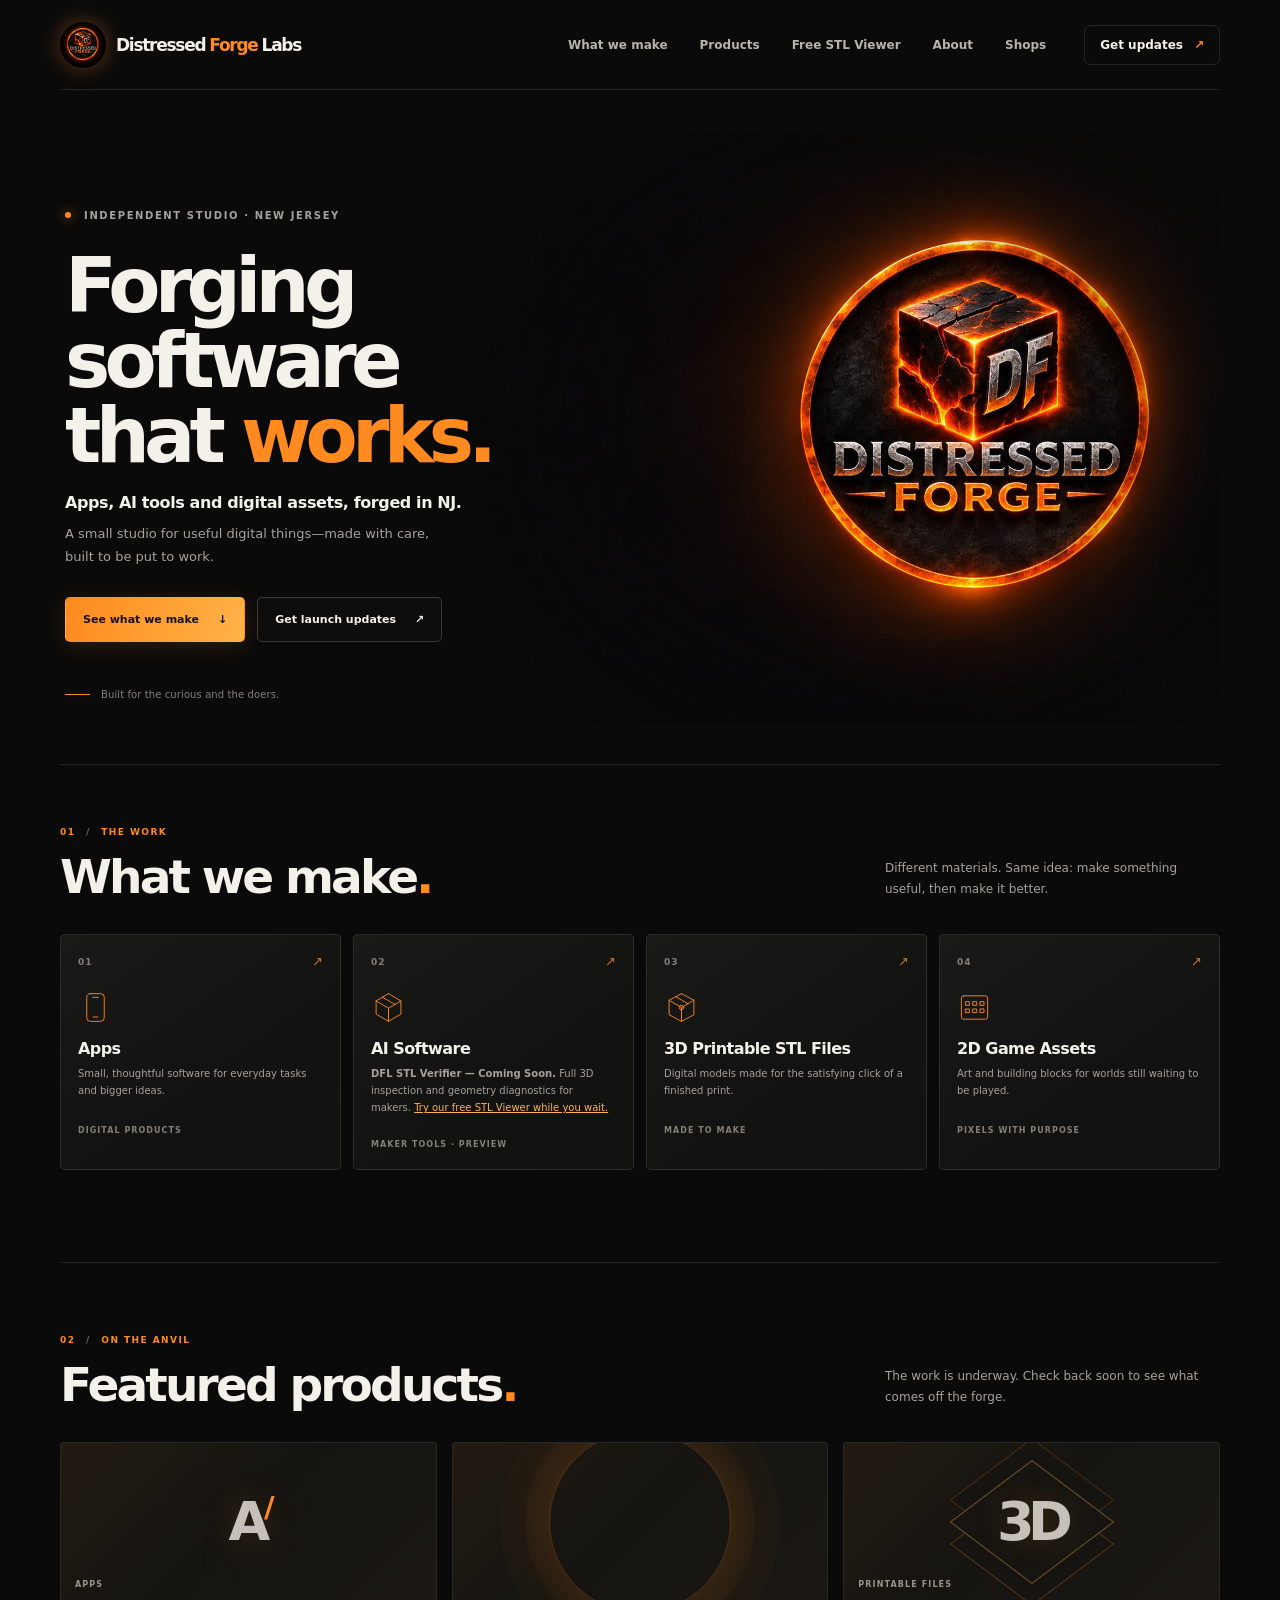
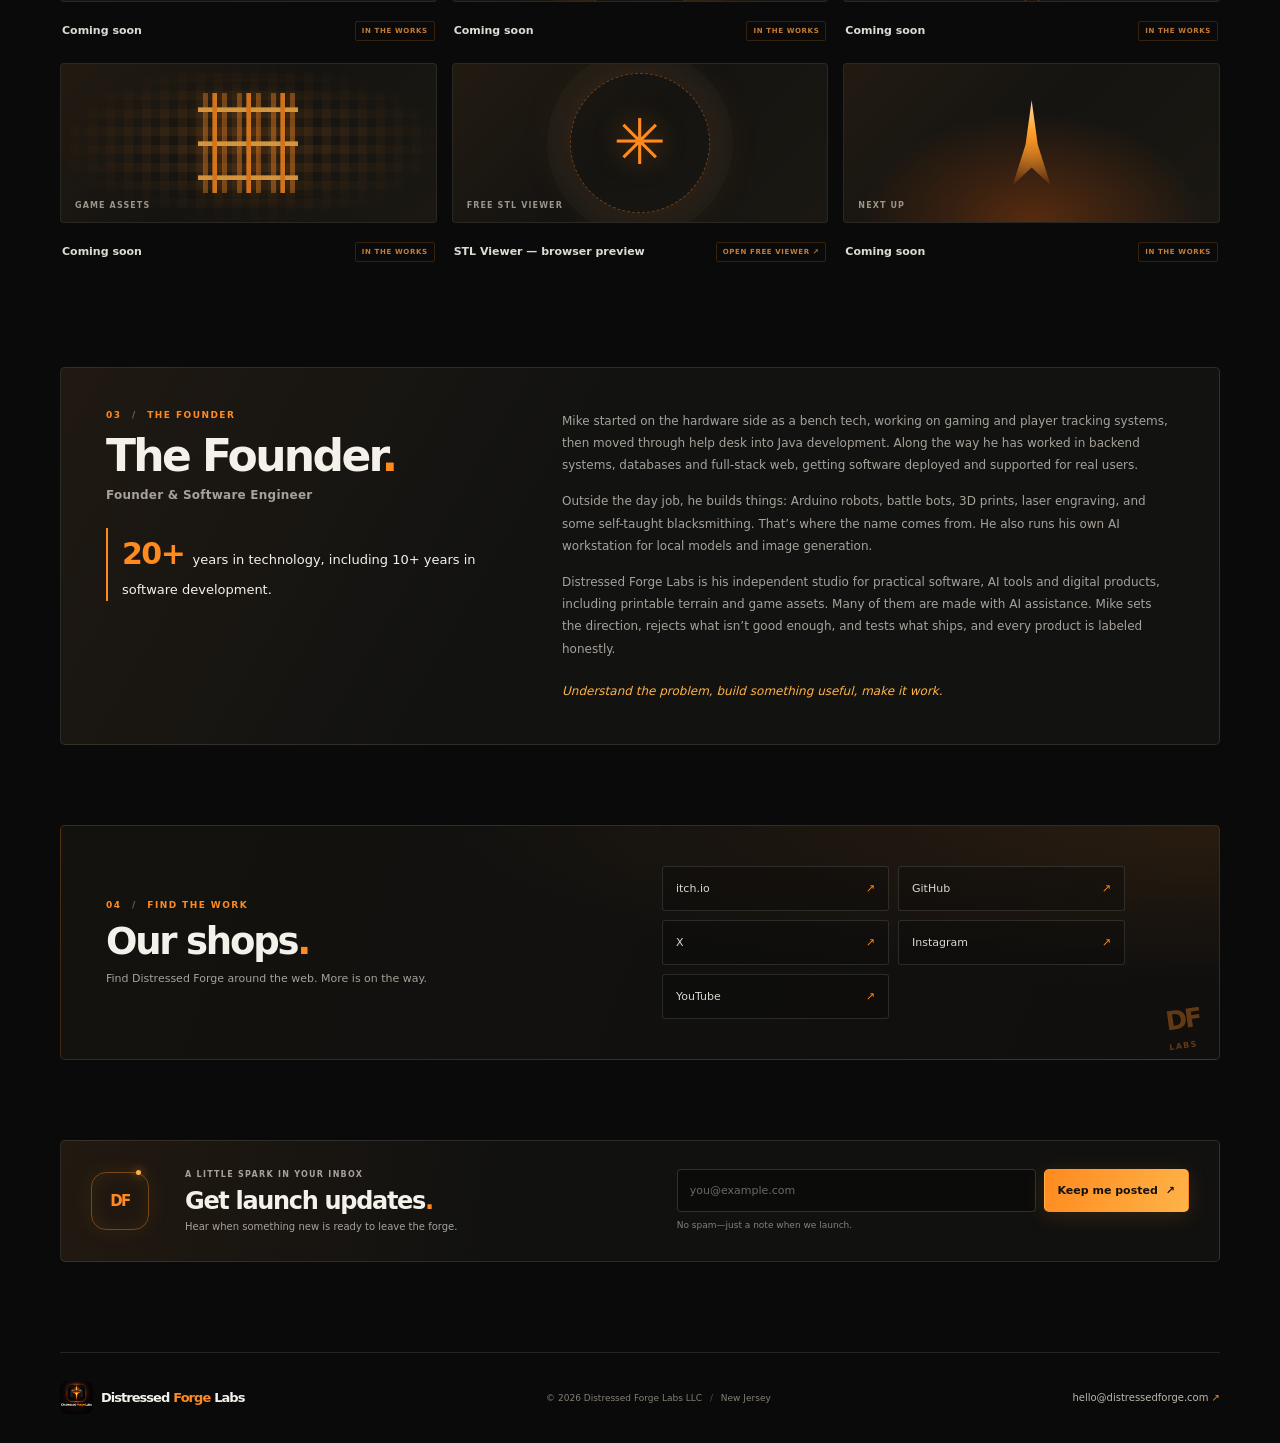
<file: index.html>
<!doctype html>
<html lang="en">
<head>
  <meta charset="utf-8">
  <meta name="viewport" content="width=device-width, initial-scale=1">
  <meta name="theme-color" content="#0a0a0a">
  <meta name="description" content="Distressed Forge Labs is an independent New Jersey studio forging apps, AI software, 3D-printable STL files, and 2D game assets.">
  <meta name="robots" content="index,follow">
  <link rel="canonical" href="https://distressedforge.com/">
  <link rel="icon" type="image/png" sizes="256x256" href="/assets/favicon.png">
  <link rel="apple-touch-icon" href="/assets/favicon.png">
  <meta property="og:type" content="website">
  <meta property="og:site_name" content="Distressed Forge Labs">
  <meta property="og:title" content="Distressed Forge Labs — Forging software that works.">
  <meta property="og:description" content="Apps, AI tools and digital assets, forged in NJ.">
  <meta property="og:url" content="https://distressedforge.com/">
  <meta property="og:image" content="https://distressedforge.com/assets/og-image.jpg">
  <meta property="og:image:alt" content="Distressed Forge Labs — Forging software that works.">
  <meta name="twitter:card" content="summary_large_image">
  <meta name="twitter:title" content="Distressed Forge Labs — Forging software that works.">
  <meta name="twitter:description" content="Apps, AI tools and digital assets, forged in NJ.">
  <meta name="twitter:image" content="https://distressedforge.com/assets/og-image.jpg">
  <title>Distressed Forge Labs — Forging software that works.</title>
  <link rel="preload" as="image" href="/assets/hero.jpg">
  <link rel="stylesheet" href="styles.css">
  <link rel="stylesheet" href="/assets/promo.css">
  <script src="script.js" defer></script>
</head>
<body>
  <div class="site-shell">
    <header class="site-header">
      <a class="brand" href="#home" aria-label="Distressed Forge Labs home">
        <img class="brand-mark" src="assets/brand-mark.jpg" alt="" width="46" height="46">
        <span class="wordmark"><span>Distressed</span><span class="wordmark-forge">Forge</span><span>Labs</span></span>
      </a>
      <nav class="main-nav" aria-label="Main navigation">
        <a href="#work">What we make</a>
        <a href="#products">Products</a>
        <a href="/tools/stl-viewer/">Free STL Viewer</a>
        <a href="#about">About</a>
        <a href="#shops">Shops</a>
      </nav>
      <a class="header-cta" href="#updates">Get updates <span aria-hidden="true">↗</span></a>
    </header>

    <main id="home">
      <section class="hero section-wrap" aria-labelledby="hero-title" role="img" aria-label="Distressed Forge Labs logo: a glowing cracked-lava cube marked DF inside an ember ring">
        <div class="hero-copy">
          <p class="eyebrow"><span class="status-dot"></span> Independent studio · New Jersey</p>
          <h1 id="hero-title">Forging software<br>that <span class="accent-text">works.</span></h1>
          <p class="hero-pitch">Apps, AI tools and digital assets, forged in NJ.</p>
          <p class="hero-description">A small studio for useful digital things—made with care, built to be put to work.</p>
          <div class="hero-actions">
            <a class="button button-primary" href="#work">See what we make <span aria-hidden="true">↓</span></a>
            <a class="button button-secondary" href="#updates">Get launch updates <span aria-hidden="true">↗</span></a>
          </div>
          <div class="hero-note"><span class="note-rule"></span><span>Built for the curious and the doers.</span></div>
        </div>
      </section>

      <section class="work-section section-wrap" id="work" aria-labelledby="work-title">
        <div class="section-heading">
          <div><p class="eyebrow section-index">01 <span>/</span> THE WORK</p><h2 id="work-title">What we make<span class="accent-text">.</span></h2></div>
          <p class="section-intro">Different materials. Same idea: make something useful, then make it better.</p>
        </div>
        <div class="work-grid">
          <article class="work-card">
            <div class="card-topline"><span class="card-index">01</span><span class="card-arrow" aria-hidden="true">↗</span></div>
            <div class="icon-wrap" aria-hidden="true"><svg viewBox="0 0 48 48"><rect x="12" y="5" width="24" height="38" rx="5"></rect><path d="M20 10h8M21 37h6"></path></svg></div>
            <h3>Apps</h3><p>Small, thoughtful software for everyday tasks and bigger ideas.</p><span class="card-label">DIGITAL PRODUCTS</span>
          </article>
          <article class="work-card">
            <div class="card-topline"><span class="card-index">02</span><span class="card-arrow" aria-hidden="true">↗</span></div>
            <div class="icon-wrap" aria-hidden="true"><svg viewBox="0 0 48 48"><path d="M24 5 7 15v18l17 10 17-10V15L24 5Z"></path><path d="m7 15 17 10 17-10M24 25v18M16 10l17 10"></path></svg></div>
            <h3><a class="card-link" href="/products/stl-verifier/">AI Software</a></h3><p><strong>DFL STL Verifier — Coming Soon.</strong> Full 3D inspection and geometry diagnostics for makers. <a class="inner-link" href="/tools/stl-viewer/" style="color:#ffb347;text-decoration:underline">Try our free STL Viewer while you wait.</a></p><span class="card-label">MAKER TOOLS · PREVIEW</span>
          </article>
          <article class="work-card">
            <div class="card-topline"><span class="card-index">03</span><span class="card-arrow" aria-hidden="true">↗</span></div>
            <div class="icon-wrap" aria-hidden="true"><svg viewBox="0 0 48 48"><path d="m24 5 17 9v20l-17 9L7 34V14l17-9Z"></path><path d="m7 14 17 10 17-10M24 24v19M16 9l17 10"></path><circle cx="24" cy="24" r="3"></circle></svg></div>
            <h3>3D Printable STL Files</h3><p>Digital models made for the satisfying click of a finished print.</p><span class="card-label">MADE TO MAKE</span>
          </article>
          <article class="work-card">
            <div class="card-topline"><span class="card-index">04</span><span class="card-arrow" aria-hidden="true">↗</span></div>
            <div class="icon-wrap" aria-hidden="true"><svg viewBox="0 0 48 48"><rect x="6" y="8" width="36" height="32" rx="3"></rect><path d="M12 16h5v5h-5zM22 16h5v5h-5zM32 16h5v5h-5zM12 26h5v5h-5zM22 26h5v5h-5zM32 26h5v5h-5z"></path></svg></div>
            <h3>2D Game Assets</h3><p>Art and building blocks for worlds still waiting to be played.</p><span class="card-label">PIXELS WITH PURPOSE</span>
          </article>
        </div>
      </section>

      <section class="products-section section-wrap" id="products" aria-labelledby="products-title">
        <div class="section-heading">
          <div><p class="eyebrow section-index">02 <span>/</span> ON THE ANVIL</p><h2 id="products-title">Featured products<span class="accent-text">.</span></h2></div>
          <p class="section-intro">The work is underway. Check back soon to see what comes off the forge.</p>
        </div>
        <div class="product-grid">
          <article class="product-card"><div class="product-art art-apps"><span class="art-glyph">A<span>/</span></span><span class="product-type">APPS</span></div><div class="product-meta"><h3>Coming soon</h3><span class="soon-badge">IN THE WORKS</span></div></article>
          <article class="product-card"><a class="ai-carousel-link" href="/products/stl-verifier/" aria-label="DFL STL Verifier, coming soon. Open product page"><div class="product-art art-ai ai-carousel"><span class="slide s0"><span class="art-glyph">AI<span>✳</span></span><span class="product-type">AI SOFTWARE</span></span><span class="slide s1"><img src="/assets/promo/stl-verifier-1.webp" alt="DFL STL Verifier screenshot 1" loading="lazy"><span class="product-type">DFL STL VERIFIER</span></span><span class="slide s2"><img src="/assets/promo/stl-verifier-2.webp" alt="DFL STL Verifier screenshot 2" loading="lazy"><span class="product-type">DFL STL VERIFIER</span></span><span class="slide s3"><img src="/assets/promo/stl-verifier-3.webp" alt="DFL STL Verifier screenshot 3" loading="lazy"><span class="product-type">DFL STL VERIFIER</span></span></div><div class="product-meta"><h3>Coming soon</h3><span class="soon-badge">IN THE WORKS</span></div></a></article>
          <article class="product-card"><div class="product-art art-stl"><span class="art-glyph">3D</span><span class="product-type">PRINTABLE FILES</span></div><div class="product-meta"><h3>Coming soon</h3><span class="soon-badge">IN THE WORKS</span></div></article>
          <article class="product-card"><div class="product-art art-pixels"><span class="pixel-grid" aria-hidden="true"></span><span class="product-type">GAME ASSETS</span></div><div class="product-meta"><h3>Coming soon</h3><span class="soon-badge">IN THE WORKS</span></div></article>
          <article class="product-card"><a href="/tools/stl-viewer/" aria-label="Open our free STL viewer"><div class="product-art art-tools"><span class="tool-orbit" aria-hidden="true">✳</span><span class="product-type">FREE STL VIEWER</span></div><div class="product-meta"><h3>STL Viewer — browser preview</h3><span class="soon-badge">OPEN FREE VIEWER ↗</span></div></a></article>
          <article class="product-card"><div class="product-art art-forge"><span class="forge-flare" aria-hidden="true"></span><span class="product-type">NEXT UP</span></div><div class="product-meta"><h3>Coming soon</h3><span class="soon-badge">IN THE WORKS</span></div></article>
        </div>
      </section>

      <section class="about-section section-wrap" id="about" aria-labelledby="about-title">
        <div class="about-panel">
          <div class="about-head">
            <p class="eyebrow section-index">03 <span>/</span> THE FOUNDER</p>
            <h2 id="about-title">The Founder<span class="accent-text">.</span></h2>
            <p class="about-role">Founder &amp; Software Engineer</p>
            <p class="about-stat"><strong>20+</strong> years in technology, including 10+ years in software development.</p>
          </div>
          <div class="about-body">
            <p>Mike started on the hardware side as a bench tech, working on gaming and player tracking systems, then moved through help desk into Java development. Along the way he has worked in backend systems, databases and full-stack web, getting software deployed and supported for real users.</p>
            <p>Outside the day job, he builds things: Arduino robots, battle bots, 3D prints, laser engraving, and some self-taught blacksmithing. That&rsquo;s where the name comes from. He also runs his own AI workstation for local models and image generation.</p>
            <p>Distressed Forge Labs is his independent studio for practical software, AI tools and digital products, including printable terrain and game assets. Many of them are made with AI assistance. Mike sets the direction, rejects what isn&rsquo;t good enough, and tests what ships, and every product is labeled honestly.</p>
            <p class="about-motto">Understand the problem, build something useful, make it work.</p>
          </div>
        </div>
      </section>

      <section class="shops-section section-wrap" id="shops" aria-labelledby="shops-title">
        <div class="shops-panel">
          <div class="shops-copy"><p class="eyebrow section-index">04 <span>/</span> FIND THE WORK</p><h2 id="shops-title">Our shops<span class="accent-text">.</span></h2><p>Find Distressed Forge around the web. More is on the way.</p></div>
          <nav class="shop-links" aria-label="Distressed Forge shops and profiles">
            <a href="https://distressedforge.itch.io" target="_blank" rel="noopener noreferrer"><span>itch.io</span><span aria-hidden="true">↗</span></a>
            <a href="https://github.com/distressedforge" target="_blank" rel="noopener noreferrer"><span>GitHub</span><span aria-hidden="true">↗</span></a>
            <a href="https://x.com/distressedforge" target="_blank" rel="noopener noreferrer"><span>X</span><span aria-hidden="true">↗</span></a>
            <a href="https://www.instagram.com/distressedforge/" target="_blank" rel="noopener noreferrer"><span>Instagram</span><span aria-hidden="true">↗</span></a>
            <a href="https://www.youtube.com/@DistressedForge" target="_blank" rel="noopener noreferrer"><span>YouTube</span><span aria-hidden="true">↗</span></a>
          </nav>
          <span class="panel-stamp" aria-hidden="true">DF<br><span>LABS</span></span>
        </div>
      </section>

      <section class="updates-section section-wrap" id="updates" aria-labelledby="updates-title">
        <div class="updates-card">
          <div class="updates-mark" aria-hidden="true"><span>DF</span><i></i></div>
          <div class="updates-copy"><p class="eyebrow">A LITTLE SPARK IN YOUR INBOX</p><h2 id="updates-title">Get launch updates<span class="accent-text">.</span></h2><p>Hear when something new is ready to leave the forge.</p></div>
          <form class="signup-form" action="#updates" method="post" novalidate>
            <label class="visually-hidden" for="email-address">Email address</label>
            <div class="signup-row"><input id="email-address" name="email" type="email" autocomplete="email" placeholder="you@example.com" required><button class="button button-primary" type="submit">Keep me posted <span aria-hidden="true">↗</span></button></div>
            <p class="form-note" id="form-message" aria-live="polite">No spam—just a note when we launch.</p>
          </form>
        </div>
      </section>
    </main>

    <footer class="site-footer section-wrap">
      <a class="footer-brand" href="#home" aria-label="Distressed Forge Labs home"><img src="assets/logo-original.png" alt="" width="52" height="52" loading="lazy"><span class="wordmark"><span>Distressed</span><span class="wordmark-forge">Forge</span><span>Labs</span></span></a>
      <p>© 2026 Distressed Forge Labs LLC <span class="footer-divider">/</span> New Jersey</p>
      <a class="footer-email" href="mailto:hello@distressedforge.com">hello@distressedforge.com <span aria-hidden="true">↗</span></a>
    </footer>
  </div>
</body>
</html>
</file>
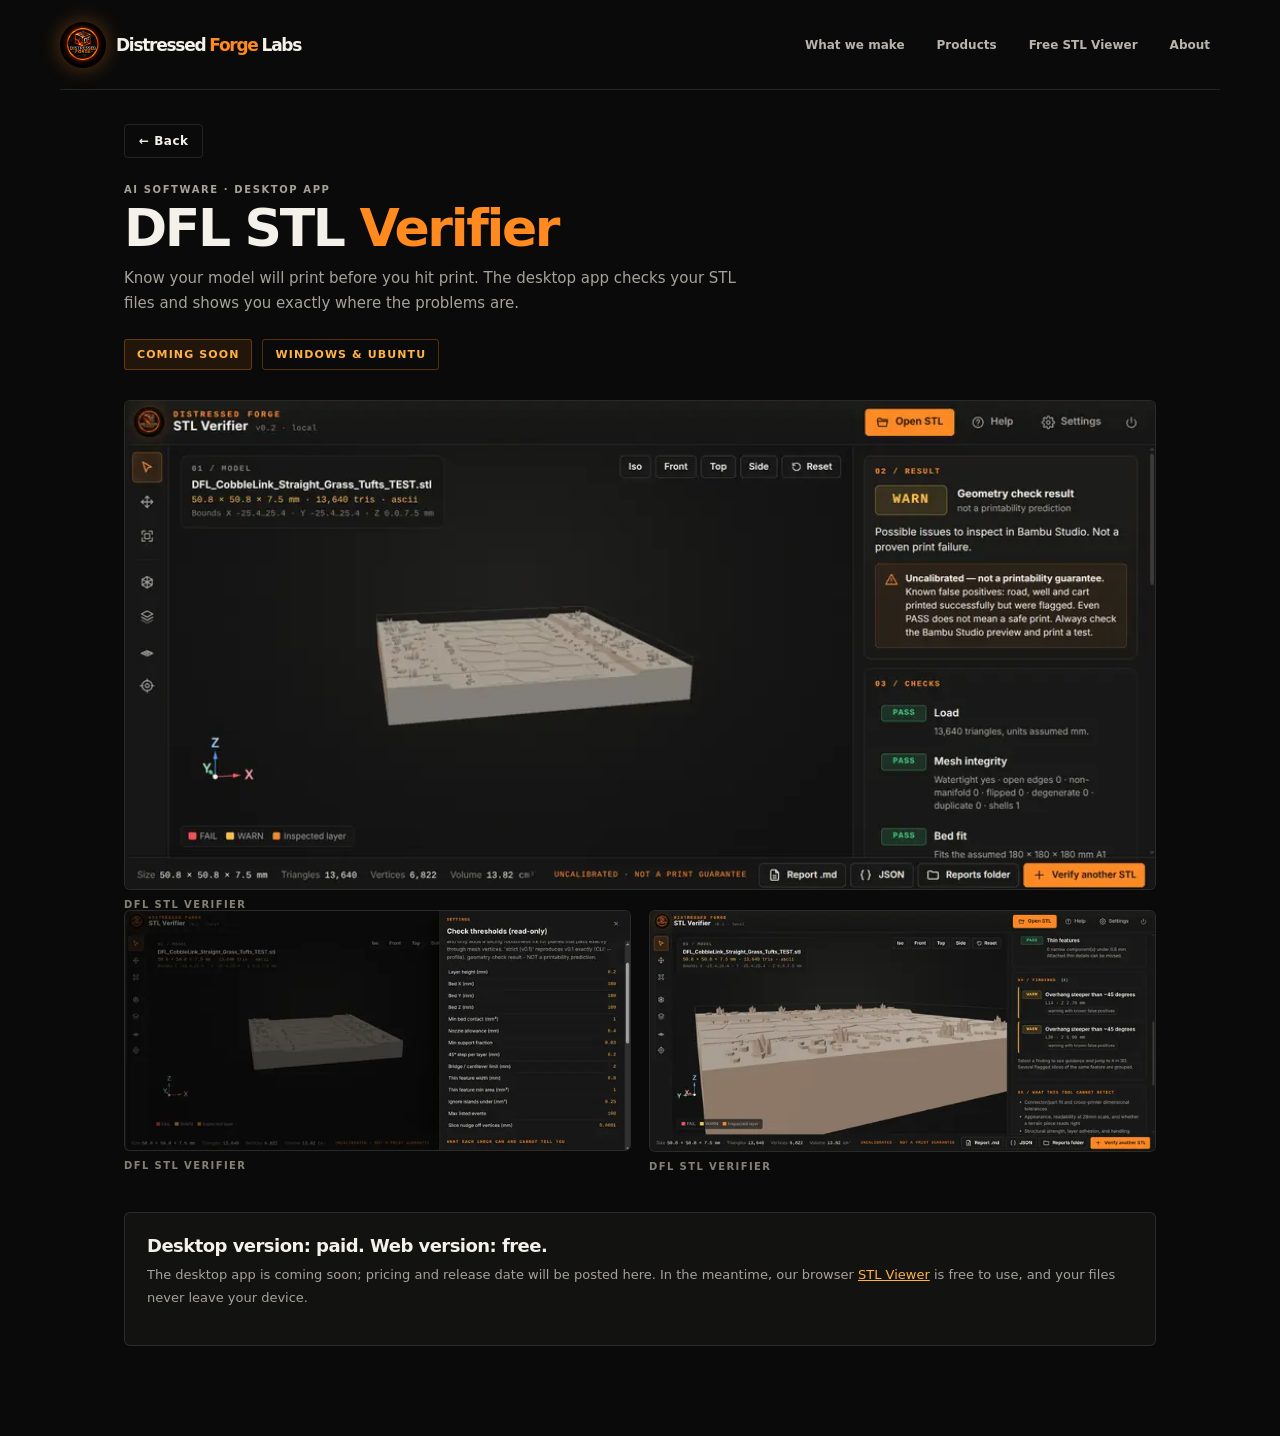
<file: products/stl-verifier/index.html>
<!doctype html>
<html lang="en"><head><meta charset="utf-8"><meta name="viewport" content="width=device-width,initial-scale=1">
<title>DFL STL Verifier — Distressed Forge Labs</title>
<meta name="description" content="DFL STL Verifier: a desktop app that checks your 3D print files before you print. Coming soon from Distressed Forge Labs.">
<link rel="icon" href="/assets/favicon.png">
<link rel="stylesheet" href="/styles.css">
<link rel="stylesheet" href="/assets/promo.css">
<style>
.pp{max-width:1080px;margin:0 auto;padding:28px 24px 90px}
.pp-back{display:inline-flex;align-items:center;gap:8px;margin:6px 0 26px;padding:9px 14px;border:1px solid var(--line);border-radius:4px;color:var(--paper);text-decoration:none;font-size:12px;font-weight:600;letter-spacing:.04em}
.pp-back:hover{border-color:rgba(255,138,31,.45);color:var(--orange-hot)}
.pp h1{margin:6px 0 10px;font-size:clamp(30px,5vw,52px);letter-spacing:-.045em;line-height:1.05}
.pp .lead{max-width:640px;margin:0 0 22px;color:var(--muted);font-size:15px;line-height:1.7}
.pp-badges{display:flex;flex-wrap:wrap;gap:10px;margin:0 0 30px}
.pp-badge{padding:8px 12px;border:1px solid rgba(255,138,31,.3);border-radius:3px;color:var(--orange-hot);font-size:11px;font-weight:650;letter-spacing:.1em}
.pp-badge.soon{background:rgba(255,138,31,.1)}
.pp figure{margin:0}
.pp figure img{display:block;width:100%;height:auto;border:1px solid var(--line);border-radius:6px;background:#111}
.pp figcaption{margin-top:9px;color:var(--muted-dark);font-size:10px;font-weight:650;letter-spacing:.14em}
.pp-big{margin-bottom:18px}
.pp-small{display:grid;grid-template-columns:1fr 1fr;gap:18px}
.pp-cta{margin-top:40px;padding:22px;border:1px solid var(--line);border-radius:6px;background:var(--panel)}
.pp-cta h2{margin:0 0 8px;font-size:18px;letter-spacing:-.03em}
.pp-cta p{margin:0 0 14px;color:var(--muted);font-size:13px;line-height:1.7}
.pp-cta a.free{color:var(--orange-hot);text-decoration:underline}
@media(max-width:640px){.pp-small{grid-template-columns:1fr}.pp{padding:18px 16px 70px}}
</style></head>
<body>
<div class="site-shell">
<header class="site-header">
  <a class="brand" href="/" aria-label="Distressed Forge Labs home">
    <img class="brand-mark" src="/assets/brand-mark.jpg" alt="" width="46" height="46">
    <span class="wordmark"><span>Distressed</span><span class="wordmark-forge">Forge</span><span>Labs</span></span>
  </a>
  <nav class="main-nav" aria-label="Main navigation">
    <a href="/#work">What we make</a><a href="/#products">Products</a><a href="/tools/stl-viewer/">Free STL Viewer</a><a href="/#about">About</a>
  </nav>
</header>
<main class="pp">
  <a class="pp-back" href="/#work">← Back</a>
  <p class="eyebrow">AI SOFTWARE · DESKTOP APP</p>
  <h1>DFL STL <span class="accent-text">Verifier</span></h1>
  <p class="lead">Know your model will print before you hit print. The desktop app checks your STL files and shows you exactly where the problems are.</p>
  <div class="pp-badges"><span class="pp-badge soon">COMING SOON</span><span class="pp-badge">WINDOWS &amp; UBUNTU</span></div>

  <figure class="pp-big"><img src="/assets/promo/stl-verifier-1.webp" alt="DFL STL Verifier main window" width="1000" height="474"><figcaption>DFL STL VERIFIER</figcaption></figure>
  <div class="pp-small">
    <figure><img src="/assets/promo/stl-verifier-2.webp" alt="DFL STL Verifier settings" width="640" height="303" loading="lazy"><figcaption>DFL STL VERIFIER</figcaption></figure>
    <figure><img src="/assets/promo/stl-verifier-3.webp" alt="DFL STL Verifier 3D close-up" width="640" height="305" loading="lazy"><figcaption>DFL STL VERIFIER</figcaption></figure>
  </div>

  <section class="pp-cta">
    <h2>Desktop version: paid. Web version: free.</h2>
    <p>The desktop app is coming soon; pricing and release date will be posted here. In the meantime, our browser <a class="free" href="/tools/stl-viewer/">STL Viewer</a> is free to use, and your files never leave your device.</p>
  </section>
</main>
</div>
</body></html>
</file>
<file: styles.css>
:root {
  color-scheme: dark;
  --ink: #0a0a0a;
  --ink-soft: #10100f;
  --panel: #121211;
  --panel-hover: #171613;
  --paper: #f4f1ea;
  --muted: #a6a29a;
  --muted-dark: #858076;
  --line: rgba(244, 241, 234, .11);
  --orange: #ff8a1f;
  --orange-hot: #ffb347;
  --font: Inter, ui-sans-serif, system-ui, -apple-system, BlinkMacSystemFont, "Segoe UI", sans-serif;
}

* { box-sizing: border-box; }
html { scroll-behavior: smooth; scroll-padding-top: 96px; }
body { margin: 0; background: var(--ink); color: var(--paper); font-family: var(--font); -webkit-font-smoothing: antialiased; }
a { color: inherit; text-decoration: none; }
button, input { font: inherit; }
::selection { background: rgba(255, 138, 31, .35); color: var(--paper); }
.site-shell { overflow: hidden; }
.site-header, .section-wrap { width: min(1160px, calc(100% - 64px)); margin-inline: auto; }
.site-header { min-height: 90px; display: flex; align-items: center; justify-content: space-between; border-bottom: 1px solid var(--line); gap: 28px; }
.brand, .footer-brand { display: inline-flex; align-items: center; gap: 10px; flex: 0 0 auto; }
.brand img { width: 42px; height: 42px; object-fit: cover; border-radius: 11px; filter: drop-shadow(0 0 11px rgba(255, 138, 31, .2)); }
.wordmark { display: flex; align-items: baseline; gap: 4px; color: var(--paper); font-size: 17px; font-weight: 720; letter-spacing: -.075em; white-space: nowrap; }
.wordmark-forge { color: var(--orange); }
.main-nav { display: flex; align-items: center; gap: 32px; margin-left: auto; margin-right: 10px; }
.main-nav a, .header-cta { color: #b8b4ac; font-size: 12px; font-weight: 550; transition: color .2s ease; }
.main-nav a:hover, .header-cta:hover, .footer-email:hover { color: var(--orange-hot); }
.header-cta { color: var(--paper); display: inline-flex; align-items: center; gap: 11px; padding: 12px 15px; border: 1px solid var(--line); border-radius: 6px; }
.header-cta span, .footer-email span { color: var(--orange); }
.hero { position: relative; min-height: 594px; display: grid; grid-template-columns: 1.04fr .96fr; align-items: center; gap: 32px; padding-top: 50px; padding-bottom: 64px; }
.hero-copy { position: relative; z-index: 1; padding: 25px 0 0 5px; }
.eyebrow { margin: 0; color: var(--muted); font-size: 10px; font-weight: 650; letter-spacing: .16em; text-transform: uppercase; }
.status-dot, .tag-dot { display: inline-block; width: 6px; height: 6px; margin: 0 8px 1px 0; border-radius: 50%; background: var(--orange); box-shadow: 0 0 12px rgba(255, 138, 31, .8); }
h1, h2, h3, p { margin-top: 0; }
.hero h1 { max-width: 690px; margin: 27px 0 19px; font-size: clamp(49px, 6.1vw, 76px); font-weight: 680; letter-spacing: -.075em; line-height: .99; }
.accent-text { color: var(--orange); }
.hero-pitch { margin: 0 0 10px; color: var(--paper); font-size: 16px; font-weight: 590; letter-spacing: -.025em; }
.hero-description { max-width: 390px; margin: 0; color: var(--muted); font-size: 13px; line-height: 1.8; }
.hero-actions { display: flex; flex-wrap: wrap; gap: 12px; margin-top: 29px; }
.button { min-height: 45px; display: inline-flex; justify-content: center; align-items: center; gap: 19px; padding: 0 17px; border: 1px solid transparent; border-radius: 5px; font-size: 11px; font-weight: 650; transition: transform .2s ease, border-color .2s ease, background .2s ease, box-shadow .2s ease; cursor: pointer; }
.button:hover { transform: translateY(-2px); }
.button-primary { color: #17100a; background: linear-gradient(110deg, var(--orange) 0%, var(--orange-hot) 100%); box-shadow: 0 4px 22px rgba(255, 138, 31, .15); }
.button-primary:hover { box-shadow: 0 6px 28px rgba(255, 138, 31, .31); }
.button-secondary { color: var(--paper); border-color: rgba(244, 241, 234, .2); background: rgba(255,255,255,.015); }
.button-secondary:hover { border-color: rgba(255, 138, 31, .55); }
.hero-note { display: flex; align-items: center; gap: 11px; margin-top: 47px; color: var(--muted-dark); font-size: 10px; letter-spacing: .01em; }
.note-rule { width: 25px; height: 1px; background: var(--orange); }
.hero-art { position: relative; min-height: 465px; display: grid; place-items: center; isolation: isolate; }
.hero-art::before { content: ""; position: absolute; z-index: -2; width: 74%; aspect-ratio: 1; border-radius: 50%; background: radial-gradient(circle, rgba(255, 111, 13, .18) 0%, rgba(255, 111, 13, .07) 32%, transparent 68%); filter: blur(14px); }
.hero-art::after { content: ""; position: absolute; z-index: -1; inset: 10% 3%; background: linear-gradient(rgba(244, 241, 234, .025) 1px, transparent 1px), linear-gradient(90deg, rgba(244, 241, 234, .025) 1px, transparent 1px); background-size: 40px 40px; mask-image: radial-gradient(ellipse, #000 18%, transparent 75%); }
.hero-logo { position: relative; z-index: 1; display: block; width: min(100%, 445px); height: auto; border-radius: 3px; mix-blend-mode: screen; filter: drop-shadow(0 0 30px rgba(255, 119, 19, .12)); }
.art-orbit { position: absolute; width: 345px; height: 345px; border: 1px solid rgba(255, 138, 31, .16); border-radius: 50%; transform: rotate(-26deg) scaleY(.42); }
.orbit-two { width: 435px; height: 435px; border-color: rgba(244, 241, 234, .08); transform: rotate(31deg) scaleY(.38); }
.art-tag { position: absolute; z-index: 2; top: 8%; right: 4%; padding: 8px 10px; border: 1px solid rgba(244, 241, 234, .12); border-radius: 3px; background: rgba(10,10,10,.78); color: #aaa59b; font-size: 8px; font-weight: 650; letter-spacing: .12em; }
.tag-dot { width: 5px; height: 5px; margin-right: 5px; }
.art-coordinate { position: absolute; color: #736e65; font-size: 8px; font-weight: 600; letter-spacing: .15em; }
.coordinate-top { top: 17%; left: 7%; }
.coordinate-bottom { bottom: 12%; right: 8%; }
.work-section { padding-top: 62px; padding-bottom: 92px; border-top: 1px solid var(--line); }
.section-heading { display: flex; justify-content: space-between; align-items: end; gap: 30px; margin-bottom: 31px; }
.section-index { margin-bottom: 14px; color: var(--orange); font-size: 9px; }
.section-index span { color: #6b675f; padding: 0 6px; }
.section-heading h2, .shops-copy h2 { margin: 0; font-size: clamp(34px, 4vw, 47px); font-weight: 630; letter-spacing: -.06em; line-height: 1.1; }
.section-intro { max-width: 335px; margin: 0 0 3px; color: var(--muted); font-size: 12px; line-height: 1.75; }
.work-grid { display: grid; grid-template-columns: repeat(4, minmax(0, 1fr)); gap: 12px; }
.work-card { position: relative; min-height: 227px; padding: 19px 17px 18px; overflow: hidden; border: 1px solid var(--line); border-radius: 5px; background: linear-gradient(145deg, rgba(255,255,255,.028), transparent 60%), var(--panel); transition: border-color .2s ease, background .2s ease, transform .2s ease; }
.work-card:hover { transform: translateY(-3px); border-color: rgba(255,138,31,.34); background-color: var(--panel-hover); }
.card-topline { display: flex; justify-content: space-between; align-items: center; color: var(--muted-dark); }
.card-index { font-size: 9px; font-weight: 600; letter-spacing: .1em; }
.card-arrow { color: var(--orange); font-size: 13px; opacity: .8; }
.icon-wrap { width: 35px; height: 35px; margin-top: 21px; color: var(--orange); }
.icon-wrap svg { width: 100%; height: 100%; fill: none; stroke: currentColor; stroke-width: 1.25; stroke-linecap: round; stroke-linejoin: round; }
.work-card h3 { margin: 14px 0 7px; font-size: 16px; font-weight: 590; letter-spacing: -.035em; }
.work-card p { min-height: 37px; margin: 0 0 16px; color: var(--muted); font-size: 10px; line-height: 1.7; }
.card-label { color: var(--muted-dark); font-size: 8px; font-weight: 650; letter-spacing: .13em; }
.products-section { padding-top: 72px; padding-bottom: 98px; border-top: 1px solid var(--line); }
.product-grid { display: grid; grid-template-columns: repeat(3, minmax(0, 1fr)); gap: 15px; }
.product-card { min-width: 0; }
.product-art { height: 160px; position: relative; overflow: hidden; display: grid; place-items: center; border: 1px solid rgba(244,241,234,.09); border-radius: 4px; background-color: #151411; isolation: isolate; }
.product-art::before, .product-art::after { content: ""; position: absolute; z-index: -1; inset: 0; pointer-events: none; }
.product-art::before { opacity: .7; background: linear-gradient(135deg, rgba(255,138,31,.08), transparent 47%, rgba(255,179,71,.035)); }
.art-apps::after { background: repeating-linear-gradient(90deg, transparent, transparent 34px, rgba(255,255,255,.035) 35px), repeating-linear-gradient(0deg, transparent, transparent 34px, rgba(255,255,255,.035) 35px); mask-image: radial-gradient(circle at center, #000, transparent 83%); }
.art-ai::after { width: 180px; height: 180px; inset: auto; border: 1px solid rgba(255,138,31,.25); border-radius: 50%; box-shadow: 0 0 0 24px rgba(255,138,31,.035), 0 0 0 49px rgba(255,138,31,.025), 0 0 45px rgba(255,138,31,.17); }
.art-stl::after { inset: auto; width: 100px; height: 100px; border: 1px solid rgba(255,179,71,.4); transform: rotate(45deg) skew(-8deg,-8deg); box-shadow: 18px 18px 0 -1px #151411, 18px 18px 0 0 rgba(255,138,31,.28), -18px -18px 0 -1px #151411, -18px -18px 0 0 rgba(255,138,31,.2); }
.art-pixels::after { background: linear-gradient(90deg, transparent 49%, rgba(255,138,31,.11) 50%), linear-gradient(transparent 49%, rgba(255,138,31,.11) 50%); background-size: 18px 18px; mask-image: radial-gradient(ellipse, #000, transparent 75%); }
.art-tools::after { inset: auto; width: 138px; height: 138px; border: 1px dashed rgba(255,138,31,.37); border-radius: 50%; box-shadow: 0 0 0 23px rgba(255,255,255,.02), 0 0 52px rgba(255,138,31,.15); }
.art-forge::after { inset: auto 0 0; height: 75%; background: radial-gradient(ellipse at 50% 100%, rgba(255,101,10,.28), transparent 65%); }
.art-glyph { color: rgba(244,241,234,.78); font-size: 54px; font-weight: 750; letter-spacing: -.12em; text-shadow: 0 0 35px rgba(255,138,31,.2); }
.art-glyph span { color: var(--orange); font-size: .54em; vertical-align: top; }
.art-ai .art-glyph { font-size: 39px; letter-spacing: -.1em; }
.art-ai .art-glyph span { color: var(--orange); font-size: .56em; margin-left: 5px; }
.pixel-grid { width: 100px; height: 100px; opacity: .8; background: linear-gradient(90deg, transparent 42%, #ff8a1f 43% 56%, transparent 57%), linear-gradient(transparent 42%, #ffb347 43% 56%, transparent 57%), linear-gradient(90deg, transparent 14%, rgba(255,138,31,.48) 15% 28%, transparent 29% 71%, rgba(255,138,31,.48) 72% 85%, transparent 86%); background-size: 34px 34px; filter: drop-shadow(0 0 12px rgba(255,138,31,.25)); }
.tool-orbit { color: var(--orange); font-size: 63px; text-shadow: 0 0 30px rgba(255,138,31,.4); }
.forge-flare { width: 38px; height: 85px; position: relative; background: linear-gradient(180deg, #ffe0a5, #ff9d29 38%, rgba(255,94,12,.05)); clip-path: polygon(50% 0, 66% 52%, 100% 100%, 50% 79%, 0 100%, 34% 52%); filter: drop-shadow(0 0 15px rgba(255,138,31,.8)); }
.product-type { position: absolute; bottom: 12px; left: 14px; color: #9a948a; font-size: 8px; font-weight: 650; letter-spacing: .14em; }
.product-meta { min-height: 46px; display: flex; align-items: center; justify-content: space-between; gap: 8px; padding: 12px 2px 0; }
.product-meta h3 { margin: 0; color: #dedbd4; font-size: 11px; font-weight: 560; }
.soon-badge { padding: 5px 6px; border: 1px solid rgba(255,138,31,.18); border-radius: 2px; color: #c67c37; font-size: 7px; font-weight: 650; letter-spacing: .09em; white-space: nowrap; }
.shops-section { padding-top: 0; padding-bottom: 80px; }
.shops-panel { position: relative; display: grid; grid-template-columns: 1fr 1fr; align-items: center; gap: 44px; min-height: 215px; padding: 40px 45px; overflow: hidden; border: 1px solid rgba(255,138,31,.2); border-radius: 5px; background: radial-gradient(ellipse at 100% 0%, rgba(255,138,31,.1), transparent 48%), linear-gradient(110deg, #13120f, #100f0e); }
.shops-copy { position: relative; z-index: 1; }
.shops-copy .section-index { margin-bottom: 12px; }
.shops-copy h2 { font-size: 37px; }
.shops-copy > p:last-child { margin: 10px 0 0; color: var(--muted); font-size: 11px; }
.shop-links { position: relative; z-index: 1; display: grid; grid-template-columns: repeat(2, minmax(0, 1fr)); gap: 9px; padding-right: 49px; }
.shop-links a { display: flex; justify-content: space-between; align-items: center; min-height: 45px; padding: 0 13px; border: 1px solid rgba(244,241,234,.12); border-radius: 3px; background: rgba(10,10,10,.35); color: #dbd7cf; font-size: 11px; transition: color .2s, border-color .2s, background .2s; }
.shop-links a span:last-child { color: var(--orange); }
.shop-links a:hover { border-color: rgba(255,138,31,.46); background: rgba(255,138,31,.07); color: var(--paper); }
.panel-stamp { position: absolute; right: 18px; bottom: 10px; color: rgba(255,138,31,.35); font-size: 26px; font-weight: 800; letter-spacing: -.1em; line-height: .75; transform: rotate(-8deg); }
.panel-stamp span { font-size: 8px; letter-spacing: .17em; }
.updates-section { padding-bottom: 90px; }
.updates-card { display: grid; grid-template-columns: 68px 1fr 1.1fr; align-items: center; gap: 26px; padding: 28px 30px; border: 1px solid var(--line); border-radius: 5px; background: linear-gradient(100deg, rgba(255,138,31,.07), transparent 38%), #111110; }
.updates-mark { width: 58px; height: 58px; display: grid; place-items: center; position: relative; border: 1px solid rgba(255,138,31,.4); border-radius: 15px; color: var(--orange); box-shadow: inset 0 0 20px rgba(255,138,31,.08), 0 0 25px rgba(255,138,31,.08); }
.updates-mark span { font-size: 15px; font-weight: 800; letter-spacing: -.11em; }
.updates-mark i { position: absolute; top: -3px; right: 7px; width: 5px; height: 5px; border-radius: 50%; background: var(--orange-hot); box-shadow: 0 0 10px var(--orange); }
.updates-copy .eyebrow { margin-bottom: 8px; font-size: 8px; }
.updates-copy h2 { margin: 0 0 6px; font-size: 24px; font-weight: 630; letter-spacing: -.055em; }
.updates-copy > p:last-child { margin: 0; color: var(--muted); font-size: 10px; }
.signup-form { min-width: 0; }
.signup-row { display: flex; gap: 8px; }
.signup-row input { min-width: 0; flex: 1; height: 43px; padding: 0 12px; outline: none; border: 1px solid rgba(244,241,234,.16); border-radius: 4px; background: #0b0b0a; color: var(--paper); font-size: 11px; }
.signup-row input::placeholder { color: #6d6961; }
.signup-row input:focus { border-color: rgba(255,138,31,.65); box-shadow: 0 0 0 3px rgba(255,138,31,.1); }
.signup-row input:invalid:not(:placeholder-shown) { border-color: #d57854; }
.signup-row .button { min-height: 43px; padding-inline: 13px; gap: 8px; white-space: nowrap; }
.form-note { min-height: 13px; margin: 8px 0 0; color: var(--muted-dark); font-size: 9px; }
.form-note.is-error { color: #e69a73; }
.form-note.is-info { color: #d5a168; }
.visually-hidden { position: absolute; width: 1px; height: 1px; padding: 0; margin: -1px; overflow: hidden; clip: rect(0, 0, 0, 0); white-space: nowrap; border: 0; }
.site-footer { display: flex; align-items: center; justify-content: space-between; gap: 24px; min-height: 91px; border-top: 1px solid var(--line); }
.footer-brand { gap: 8px; }
.footer-brand img { width: 33px; height: 33px; object-fit: cover; object-position: center 32%; border-radius: 8px; }
.footer-brand .wordmark { font-size: 13px; }
.site-footer > p { margin: 0; color: var(--muted-dark); font-size: 9px; }
.footer-divider { color: #514d46; margin-inline: 5px; }
.footer-email { color: #bcb7ae; font-size: 10px; transition: color .2s; }

@media (min-width: 1440px) { .hero { min-height: 640px; } }
@media (max-width: 900px) {
  .site-header, .section-wrap { width: min(100% - 48px, 720px); }
  .hero { min-height: auto; grid-template-columns: 1fr .8fr; gap: 0; padding-top: 70px; padding-bottom: 57px; }
  .hero h1 { font-size: clamp(48px, 7.4vw, 66px); }
  .hero-art { min-height: 390px; margin-left: -20px; }
  .hero-logo { width: min(120%, 390px); }
  .art-orbit { width: 280px; height: 280px; }
  .orbit-two { width: 350px; height: 350px; }
  .work-grid { grid-template-columns: repeat(2, minmax(0, 1fr)); }
  .work-card { min-height: 218px; }
  .updates-card { grid-template-columns: 58px 1fr; gap: 18px 20px; }
  .updates-mark { width: 54px; height: 54px; }
  .signup-form { grid-column: 2; }
}
@media (max-width: 620px) {
  html { scroll-padding-top: 73px; }
  .site-header, .section-wrap { width: calc(100% - 36px); }
  .site-header { min-height: 72px; gap: 10px; }
  .brand { gap: 7px; }
  .brand img { width: 34px; height: 34px; border-radius: 9px; }
  .wordmark { font-size: 14px; gap: 3px; }
  .main-nav { display: none; }
  .header-cta { margin-left: auto; padding: 10px 11px; gap: 7px; font-size: 10px; }
  .hero { display: flex; flex-direction: column; align-items: stretch; gap: 16px; padding-top: 54px; padding-bottom: 48px; }
  .hero-copy { padding: 0; }
  .eyebrow { font-size: 9px; }
  .hero h1 { margin: 23px 0 16px; font-size: clamp(48px, 13vw, 67px); }
  .hero-pitch { font-size: 14px; }
  .hero-description { max-width: 340px; font-size: 12px; }
  .hero-actions { gap: 9px; margin-top: 23px; }
  .button { min-height: 43px; padding-inline: 13px; gap: 11px; font-size: 10px; }
  .hero-note { margin-top: 28px; font-size: 9px; }
  .hero-art { min-height: 298px; width: min(100%, 390px); align-self: center; margin: -2px auto 0; }
  .hero-logo { width: min(100%, 330px); }
  .art-orbit { width: 235px; height: 235px; }
  .orbit-two { width: 300px; height: 300px; }
  .art-tag { top: 4%; right: 2%; font-size: 7px; }
  .coordinate-top { top: 13%; left: 2%; }
  .coordinate-bottom { bottom: 8%; right: 2%; }
  .work-section { padding-top: 48px; padding-bottom: 66px; }
  .section-heading { display: block; margin-bottom: 23px; }
  .section-heading h2, .shops-copy h2 { font-size: 36px; }
  .section-intro { margin-top: 12px; font-size: 11px; }
  .work-grid { gap: 9px; }
  .work-card { min-height: 220px; padding: 15px 13px; }
  .icon-wrap { width: 31px; height: 31px; margin-top: 18px; }
  .work-card h3 { font-size: 14px; }
  .work-card p { font-size: 9px; }
  .products-section { padding-top: 55px; padding-bottom: 68px; }
  .product-grid { grid-template-columns: repeat(2, minmax(0,1fr)); gap: 10px 9px; }
  .product-art { height: 127px; }
  .product-meta { align-items: flex-start; flex-direction: column; gap: 5px; padding-top: 9px; }
  .product-meta h3 { font-size: 10px; }
  .soon-badge { padding: 4px 5px; font-size: 6px; }
  .shops-section { padding-bottom: 55px; }
  .shops-panel { display: block; min-height: 0; padding: 28px 20px 24px; }
  .shops-copy h2 { font-size: 34px; }
  .shops-copy > p:last-child { max-width: 245px; line-height: 1.7; }
  .shop-links { gap: 8px; margin-top: 23px; padding-right: 0; }
  .shop-links a { min-height: 42px; padding-inline: 10px; font-size: 10px; }
  .panel-stamp { right: 13px; top: 20px; bottom: auto; }
  .updates-section { padding-bottom: 58px; }
  .updates-card { grid-template-columns: 44px 1fr; gap: 15px; padding: 22px 16px; }
  .updates-mark { width: 42px; height: 42px; border-radius: 11px; }
  .updates-mark span { font-size: 12px; }
  .updates-copy .eyebrow { font-size: 7px; letter-spacing: .11em; }
  .updates-copy h2 { font-size: 20px; }
  .updates-copy > p:last-child { font-size: 9px; line-height: 1.6; }
  .signup-form { grid-column: 1 / -1; }
  .signup-row { flex-direction: column; }
  .signup-row input, .signup-row .button { width: 100%; min-height: 44px; }
  .signup-row .button { justify-content: space-between; }
  .form-note { font-size: 8px; }
  .site-footer { min-height: 120px; display: grid; grid-template-columns: 1fr auto; gap: 12px; padding-block: 20px; }
  .footer-brand .wordmark { font-size: 12px; }
  .footer-brand img { width: 29px; height: 29px; }
  .site-footer > p { grid-column: 1 / -1; grid-row: 2; font-size: 8px; }
  .footer-email { font-size: 9px; }
}
@media (prefers-reduced-motion: reduce) {
  *, *::before, *::after { scroll-behavior: auto !important; transition-duration: .01ms !important; animation-duration: .01ms !important; animation-iteration-count: 1 !important; }
}

/* v2: new hero image + circle brand mark */
.brand .brand-mark { width: 46px; height: 46px; border-radius: 50%; object-fit: cover; filter: drop-shadow(0 0 10px rgba(255, 138, 31, .35)); }
.hero { display: block; position: relative; isolation: isolate; min-height: 600px; padding-top: 50px; padding-bottom: 64px; }
.hero::before { content: ""; position: absolute; z-index: -1; top: 0; right: 0; bottom: 0; width: min(68%, 820px); background: url("assets/hero.jpg") right center / contain no-repeat; -webkit-mask-image: radial-gradient(ellipse 62% 60% at 58% 50%, #000 45%, transparent 100%); mask-image: radial-gradient(ellipse 62% 60% at 58% 50%, #000 45%, transparent 100%); }
.hero-copy { max-width: 520px; padding-top: 70px; }
@media (max-width: 900px) {
  .hero { display: block; min-height: 0; padding-top: 340px; padding-bottom: 50px; }
  .hero::before { width: 100%; height: 340px; bottom: auto; background-size: cover; background-position: 74% center; -webkit-mask-image: radial-gradient(ellipse 70% 70% at 62% 50%, #000 45%, transparent 100%); mask-image: radial-gradient(ellipse 70% 70% at 62% 50%, #000 45%, transparent 100%); }
  .hero-copy { max-width: none; padding-top: 10px; }
}
@media (max-width: 620px) {
  .hero { padding-top: 290px; }
  .hero::before { height: 290px; }
}

.about-section { padding-top: 0; padding-bottom: 80px; }
.about-panel { display: grid; grid-template-columns: .8fr 1.2fr; gap: 48px; padding: 42px 45px; border: 1px solid var(--line); border-radius: 5px; background: linear-gradient(120deg, rgba(255,138,31,.06), transparent 42%), var(--panel); }
.about-head .section-index { margin-bottom: 12px; }
.about-head h2 { margin: 0; font-size: clamp(34px, 4vw, 44px); font-weight: 630; letter-spacing: -.06em; line-height: 1.1; }
.about-role { margin: 8px 0 0; color: var(--muted); font-size: 12px; font-weight: 560; letter-spacing: .02em; }
.about-stat { margin: 26px 0 0; padding-left: 14px; border-left: 2px solid var(--orange); color: var(--paper); font-size: 13px; line-height: 1.7; }
.about-stat strong { color: var(--orange); font-size: 30px; font-weight: 700; letter-spacing: -.05em; margin-right: 4px; }
.about-body p { margin: 0 0 14px; color: var(--muted); font-size: 12px; line-height: 1.85; }
.about-body .about-motto { margin: 20px 0 0; color: var(--orange-hot); font-style: italic; font-size: 12px; }
@media (max-width: 900px) { .about-panel { grid-template-columns: 1fr; gap: 24px; padding: 32px 28px; } }
@media (max-width: 620px) { .about-section { padding-bottom: 55px; } .about-panel { padding: 26px 20px; } .about-head h2 { font-size: 34px; } }
</file>
<file: assets/promo.css>
/* ---- AI Software link + carousel (added 2026-11-20) ---- */
.work-card h3 .card-link{color:inherit;text-decoration:none}
.work-card h3 .card-link::after{content:"";position:absolute;inset:0;z-index:1}
.work-card .inner-link{position:relative;z-index:2}
.ai-carousel-link{display:block;color:inherit;text-decoration:none}
.ai-carousel .slide{position:absolute;inset:0;display:grid;place-items:center;opacity:0;animation:aiSlide 15s infinite}
.ai-carousel .slide img{position:absolute;inset:0;width:100%;height:100%;object-fit:cover;object-position:top left}
.ai-carousel .slide:nth-child(n+2)::after{content:"";position:absolute;inset:auto 0 0;height:46px;background:linear-gradient(transparent,rgba(10,10,10,.88))}
.ai-carousel .slide .product-type{z-index:2;color:#f4f1ea}
.ai-carousel .s0{animation-name:aiSlide0}
.ai-carousel .s1{animation-name:aiSlide1}
.ai-carousel .s2{animation-name:aiSlide2}
.ai-carousel .s3{animation-name:aiSlide3}
@keyframes aiSlide0{0%,38%{opacity:1}43%,95%{opacity:0}100%{opacity:1}}
@keyframes aiSlide1{0%,38%{opacity:0}43%,58%{opacity:1}63%,100%{opacity:0}}
@keyframes aiSlide2{0%,58%{opacity:0}63%,78%{opacity:1}83%,100%{opacity:0}}
@keyframes aiSlide3{0%,78%{opacity:0}83%,95%{opacity:1}100%{opacity:0}}
@media (prefers-reduced-motion:reduce){.ai-carousel .slide{animation:none!important}.ai-carousel .s0{opacity:1}}
</file>
